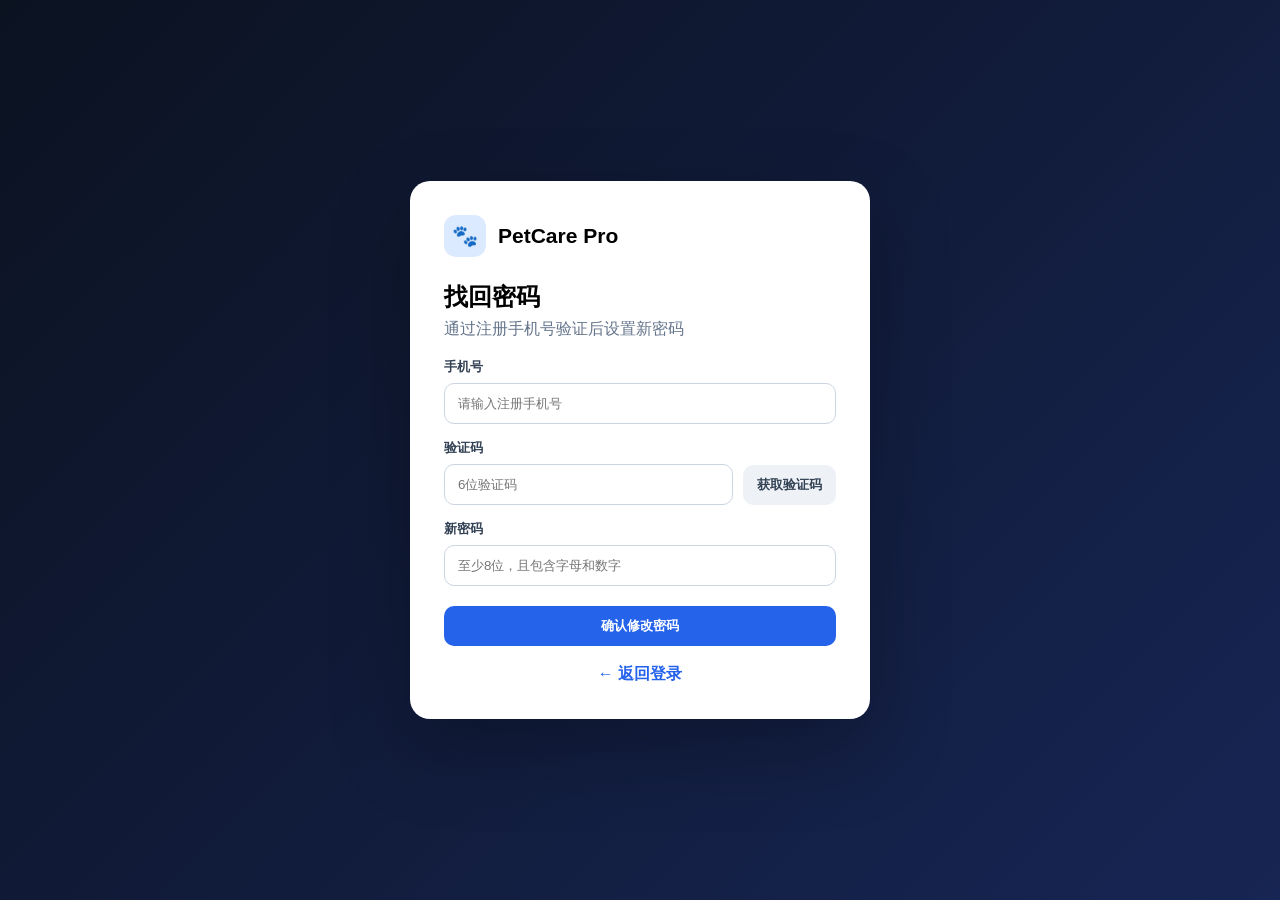
<file: wwwroot/forgot-password.html>
<!doctype html>
<html lang="zh-CN">
<head>
<meta charset="utf-8">
<meta name="viewport" content="width=device-width,initial-scale=1">
<title>忘记密码 - PetCare Pro</title>
<style>
:root{--blue:#2563eb;--blue2:#1d4ed8;--text:#0f172a;--muted:#64748b;--line:#cbd5e1}
*{box-sizing:border-box}body{margin:0;font-family:Inter,"PingFang SC","Microsoft YaHei",sans-serif;background:linear-gradient(135deg,#0b1220,#172554);min-height:100vh;display:grid;place-items:center;padding:20px}
.card{width:min(460px,94vw);background:#fff;border-radius:20px;padding:34px;box-shadow:0 30px 80px #0004}
.brand{display:flex;align-items:center;gap:12px;font-size:21px;font-weight:800}.brandmark{width:42px;height:42px;display:grid;place-items:center;border-radius:12px;background:#dbeafe}
h2{margin:24px 0 6px}.muted{color:var(--muted);margin:0 0 18px}.field{display:grid;gap:7px;margin-top:15px}.field label{font-size:13px;font-weight:700;color:#334155}.field input{width:100%;border:1px solid var(--line);border-radius:10px;padding:12px 13px;outline:none}.field input:focus{border-color:var(--blue);box-shadow:0 0 0 3px #2563eb18}
.row{display:grid;grid-template-columns:1fr auto;gap:10px;align-items:end}.btn{border:0;border-radius:10px;padding:11px 14px;cursor:pointer;font-weight:700}.primary{background:var(--blue);color:#fff}.primary:hover{background:var(--blue2)}.secondary{background:#eef2f7;color:#334155}.full{width:100%;margin-top:20px}.msg{margin-top:14px;font-size:14px}.back{margin-top:18px;text-align:center}.back a{color:var(--blue);text-decoration:none;font-weight:700}
@media(max-width:520px){.card{padding:24px}.row{grid-template-columns:1fr}.row .btn{width:100%}}
</style>
</head>
<body>
<div class="card">
  <div class="brand"><div class="brandmark">🐾</div>PetCare Pro</div>
  <h2>找回密码</h2>
  <p class="muted">通过注册手机号验证后设置新密码</p>
  <div class="field"><label>手机号</label><input id="phone" inputmode="tel" placeholder="请输入注册手机号"></div>
  <div class="row">
    <div class="field"><label>验证码</label><input id="code" inputmode="numeric" placeholder="6位验证码"></div>
    <button class="btn secondary" onclick="sendCode()">获取验证码</button>
  </div>
  <div class="field"><label>新密码</label><input id="newPassword" type="password" placeholder="至少8位，且包含字母和数字"></div>
  <button class="btn primary full" onclick="resetPassword()">确认修改密码</button>
  <div id="msg" class="msg"></div>
  <div class="back"><a href="/">← 返回登录</a></div>
</div>
<script>
async function request(url,body){
  const r=await fetch(url,{method:'POST',headers:{'Content-Type':'application/json'},body:JSON.stringify(body)});
  const t=await r.text(); let data=null; try{data=t?JSON.parse(t):null}catch{data=t}
  if(!r.ok) throw new Error(typeof data==='string'?data:(data?.message||'操作失败'));
  return data;
}
function show(text,ok=false){msg.style.color=ok?'#15803d':'#b91c1c';msg.textContent=text}
async function sendCode(){
  show('');
  try{
    const r=await request('/api/auth/send-code',{phone:phone.value});
    if(r.demoCode){code.value=r.demoCode;show('演示验证码：'+r.demoCode+'（已自动填入）',true)}
    else show(r.message||'验证码已发送',true);
  }catch(e){show(e.message)}
}
async function resetPassword(){
  show('');
  if(!/^[+]?[0-9]{8,15}$/.test(phone.value.trim())){show('手机号格式不正确');return}
  if(newPassword.value.length<8||!/[A-Za-z]/.test(newPassword.value)||!/[0-9]/.test(newPassword.value)){show('新密码至少8位，并且必须同时包含字母和数字');return}
  try{
    await request('/api/auth/reset-password',{phone:phone.value,code:code.value,newPassword:newPassword.value});
    show('密码修改成功，正在返回登录页…',true);
    setTimeout(()=>location.href='/',900);
  }catch(e){show(e.message)}
}
</script>
</body>
</html>
</file>
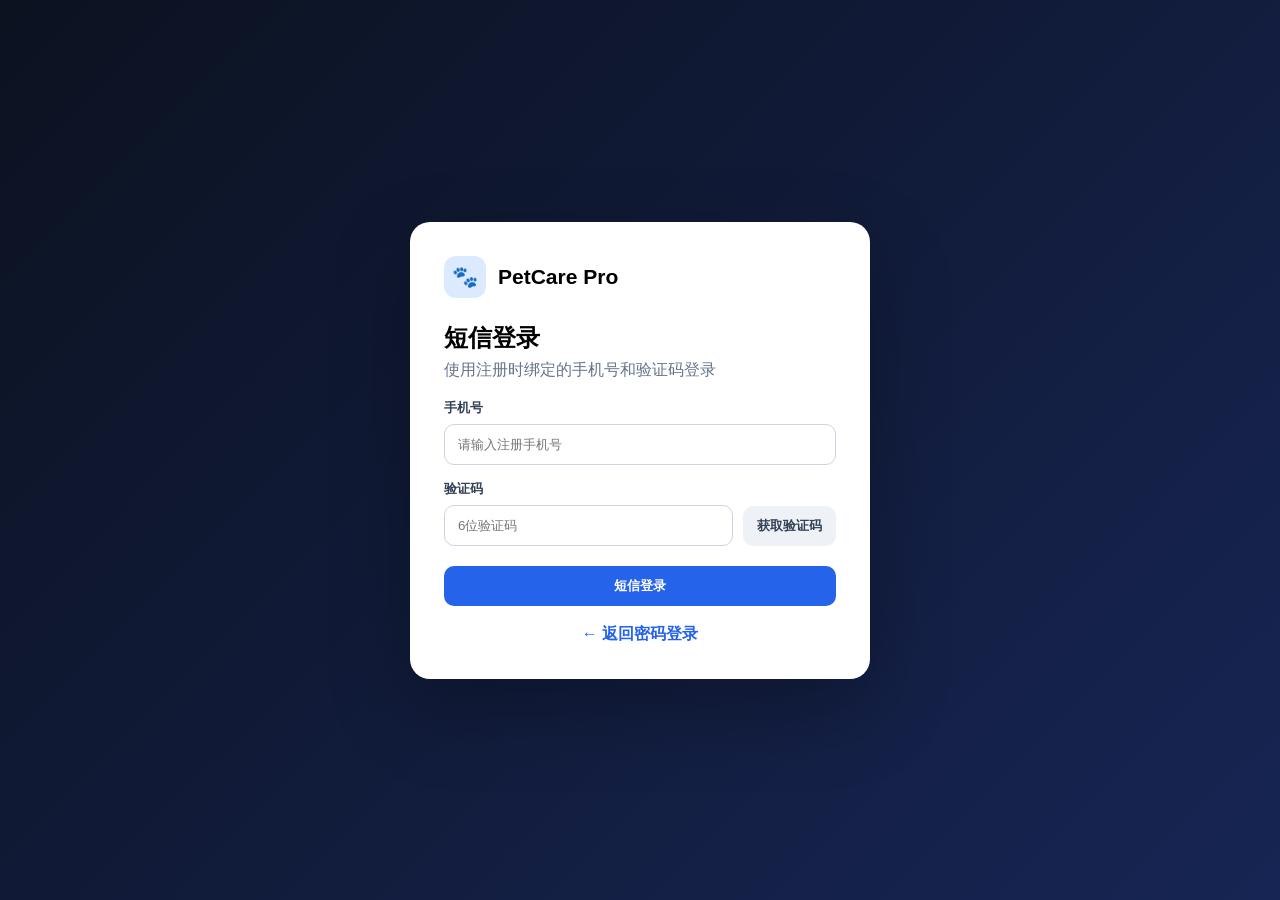
<file: wwwroot/sms-login.html>
<!doctype html>
<html lang="zh-CN">
<head>
<meta charset="utf-8">
<meta name="viewport" content="width=device-width,initial-scale=1">
<title>短信登录 - PetCare Pro</title>
<style>
:root{--blue:#2563eb;--blue2:#1d4ed8;--text:#0f172a;--muted:#64748b;--line:#cbd5e1}
*{box-sizing:border-box}body{margin:0;font-family:Inter,"PingFang SC","Microsoft YaHei",sans-serif;background:linear-gradient(135deg,#0b1220,#172554);min-height:100vh;display:grid;place-items:center;padding:20px}
.card{width:min(460px,94vw);background:#fff;border-radius:20px;padding:34px;box-shadow:0 30px 80px #0004}
.brand{display:flex;align-items:center;gap:12px;font-size:21px;font-weight:800}.brandmark{width:42px;height:42px;display:grid;place-items:center;border-radius:12px;background:#dbeafe}
h2{margin:24px 0 6px}.muted{color:var(--muted);margin:0 0 18px}.field{display:grid;gap:7px;margin-top:15px}.field label{font-size:13px;font-weight:700;color:#334155}.field input{width:100%;border:1px solid var(--line);border-radius:10px;padding:12px 13px;outline:none}.field input:focus{border-color:var(--blue);box-shadow:0 0 0 3px #2563eb18}
.row{display:grid;grid-template-columns:1fr auto;gap:10px;align-items:end}.btn{border:0;border-radius:10px;padding:11px 14px;cursor:pointer;font-weight:700}.primary{background:var(--blue);color:#fff}.primary:hover{background:var(--blue2)}.secondary{background:#eef2f7;color:#334155}.full{width:100%;margin-top:20px}.msg{margin-top:14px;font-size:14px}.back{margin-top:18px;text-align:center}.back a{color:var(--blue);text-decoration:none;font-weight:700}
@media(max-width:520px){.card{padding:24px}.row{grid-template-columns:1fr}.row .btn{width:100%}}
</style>
</head>
<body>
<div class="card">
  <div class="brand"><div class="brandmark">🐾</div>PetCare Pro</div>
  <h2>短信登录</h2>
  <p class="muted">使用注册时绑定的手机号和验证码登录</p>
  <div class="field"><label>手机号</label><input id="phone" inputmode="tel" placeholder="请输入注册手机号"></div>
  <div class="row">
    <div class="field"><label>验证码</label><input id="code" inputmode="numeric" placeholder="6位验证码"></div>
    <button class="btn secondary" onclick="sendCode()">获取验证码</button>
  </div>
  <button class="btn primary full" onclick="smsLogin()">短信登录</button>
  <div id="msg" class="msg"></div>
  <div class="back"><a href="/">← 返回密码登录</a></div>
</div>
<script>
async function request(url,body){
  const r=await fetch(url,{method:'POST',credentials:'include',headers:{'Content-Type':'application/json'},body:JSON.stringify(body)});
  const t=await r.text(); let data=null; try{data=t?JSON.parse(t):null}catch{data=t}
  if(!r.ok) throw new Error(typeof data==='string'?data:(data?.message||'操作失败'));
  return data;
}
function show(text,ok=false){msg.style.color=ok?'#15803d':'#b91c1c';msg.textContent=text}
async function sendCode(){
  show('');
  try{
    const r=await request('/api/auth/send-code',{phone:phone.value});
    if(r.demoCode){code.value=r.demoCode;show('演示验证码：'+r.demoCode+'（已自动填入）',true)}
    else show(r.message||'验证码已发送',true);
  }catch(e){show(e.message)}
}
async function smsLogin(){
  show('');
  try{
    await request('/api/auth/sms-login',{phone:phone.value,code:code.value});
    show('登录成功，正在进入控制台…',true);
    setTimeout(()=>location.href='/',500);
  }catch(e){show(e.message)}
}
</script>
</body>
</html>
</file>
